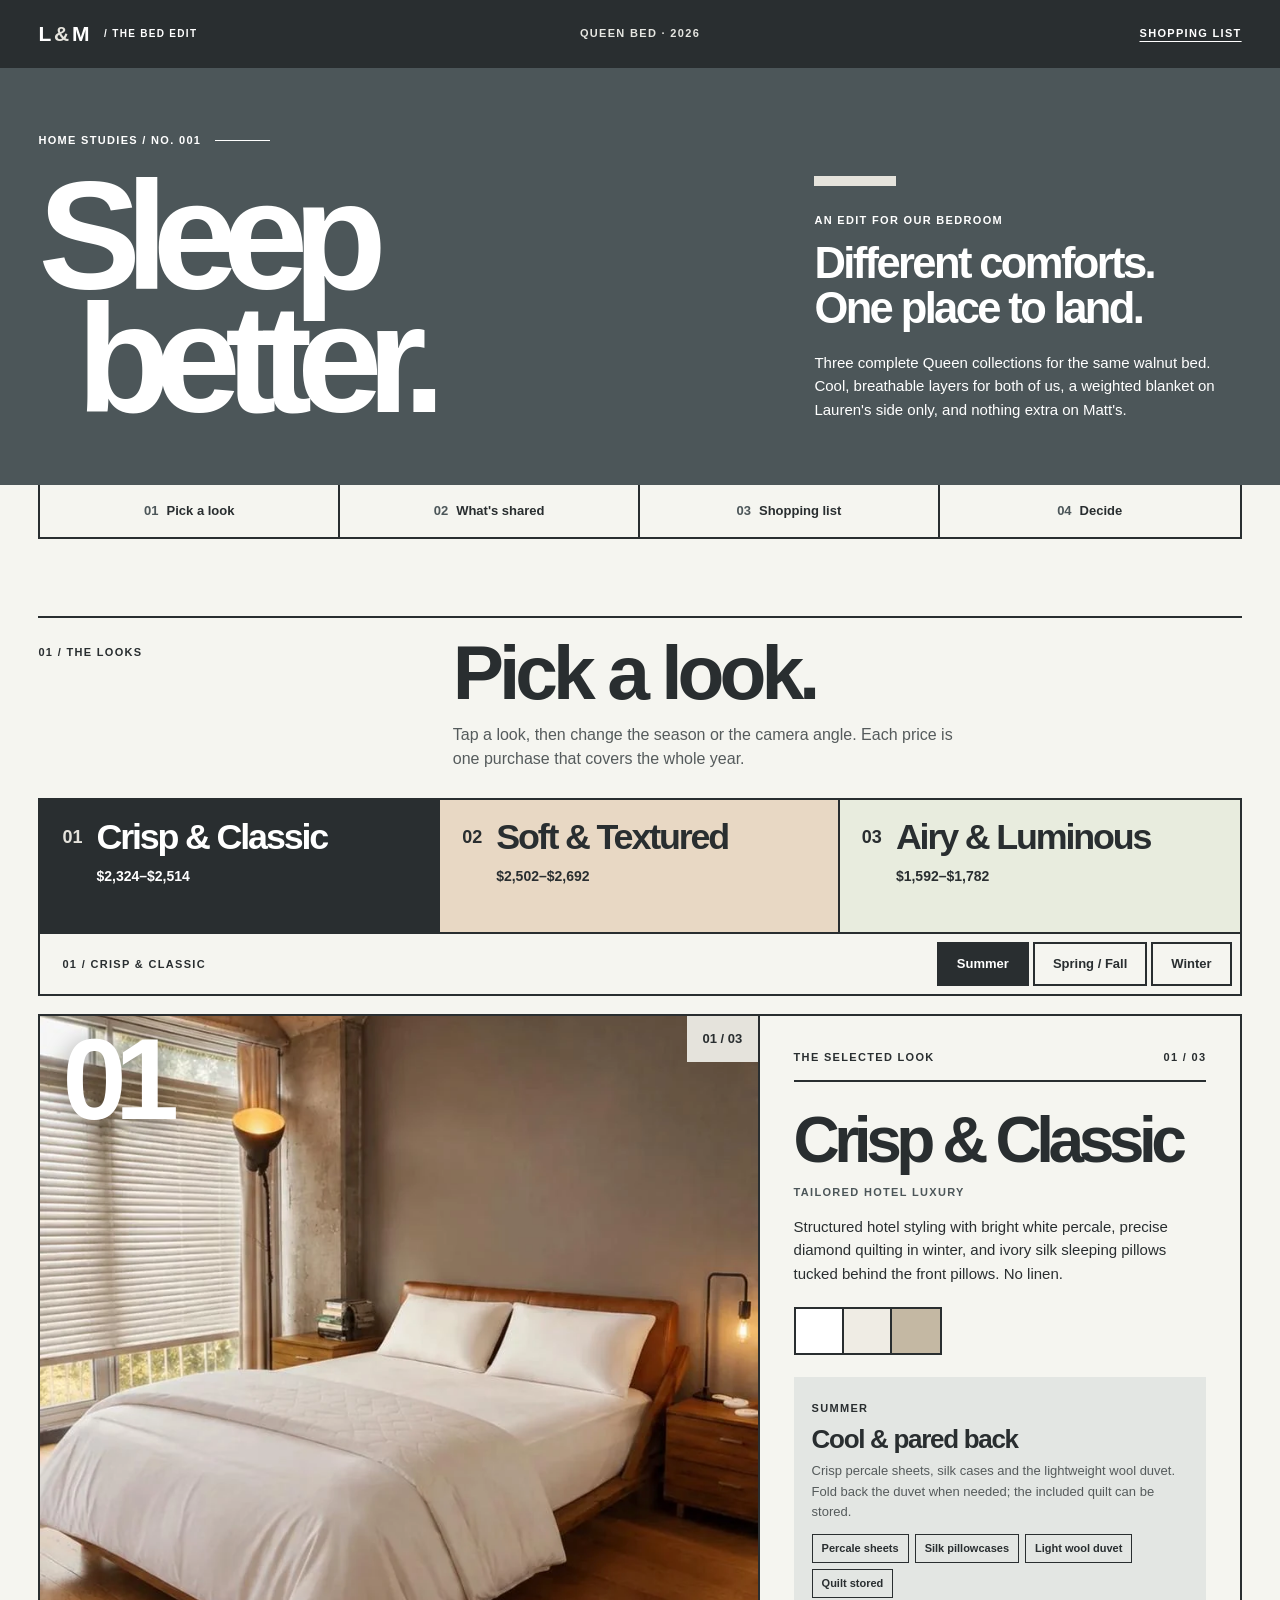
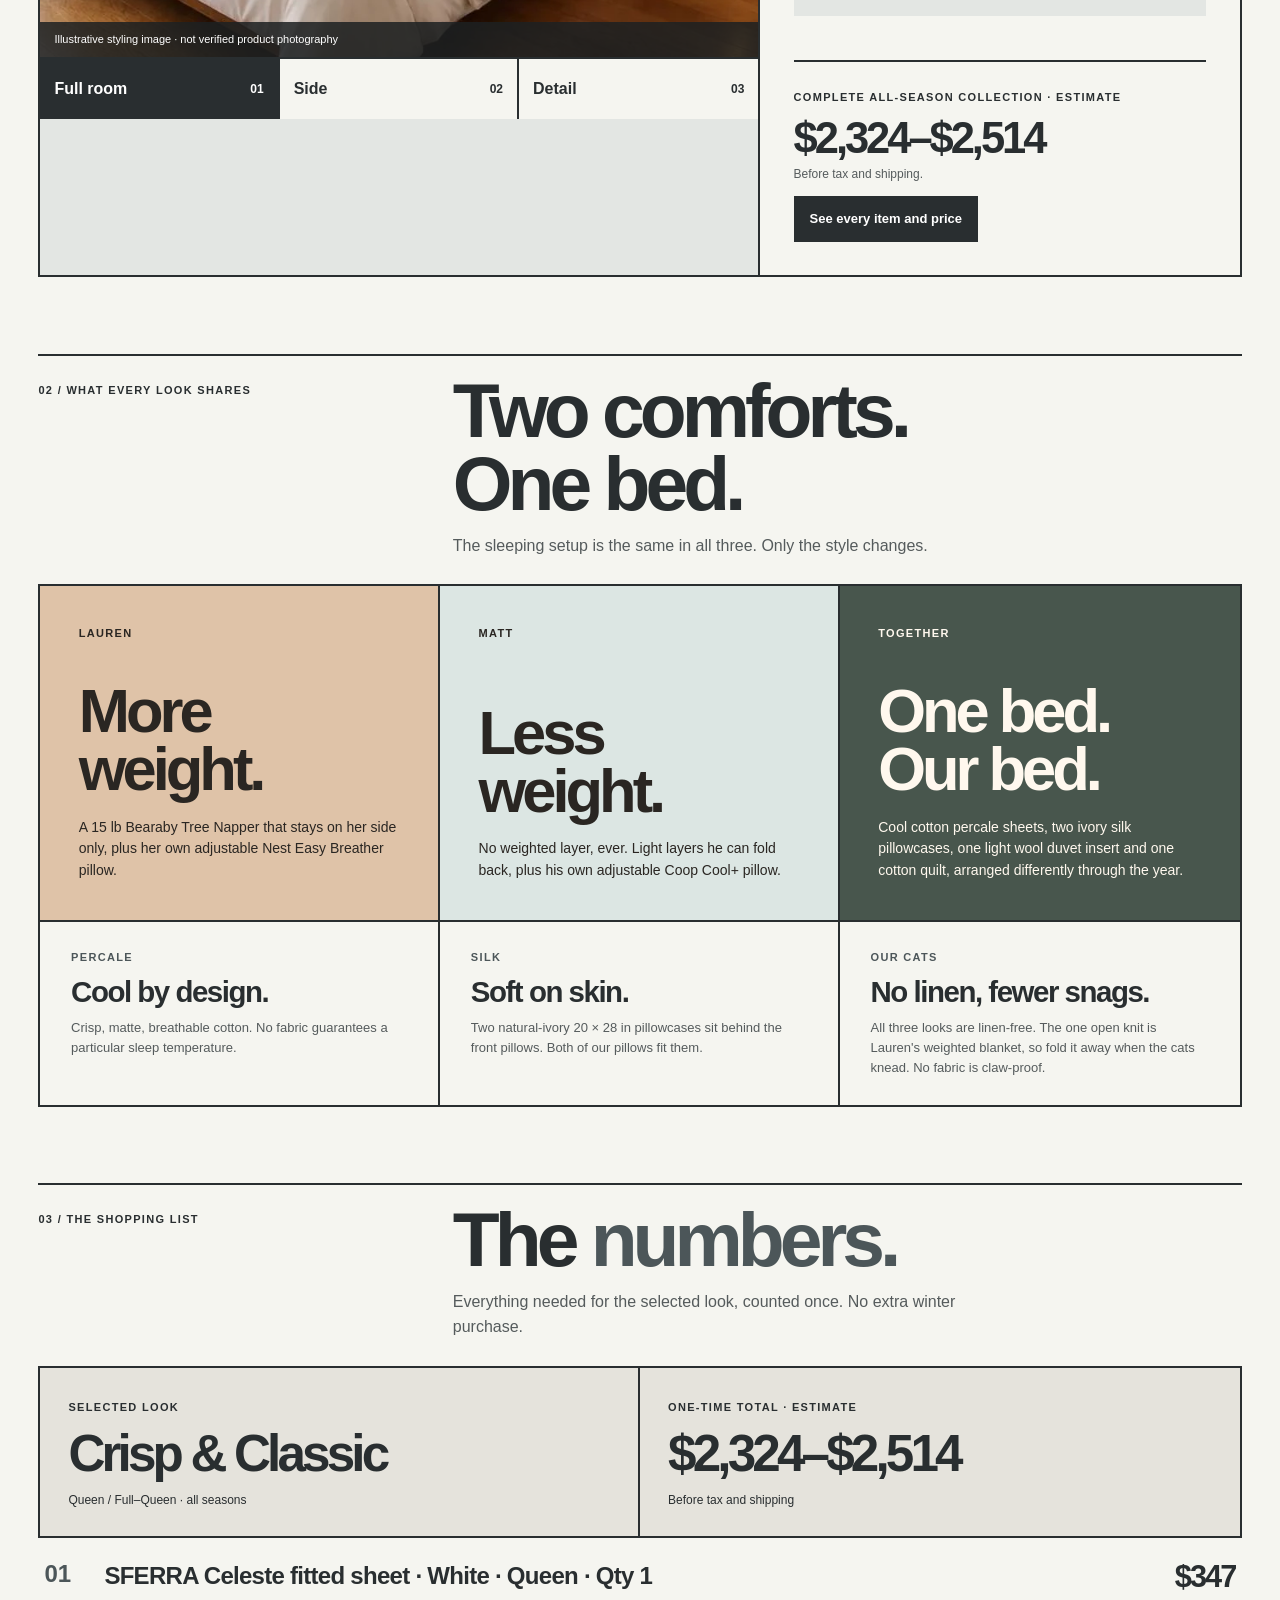
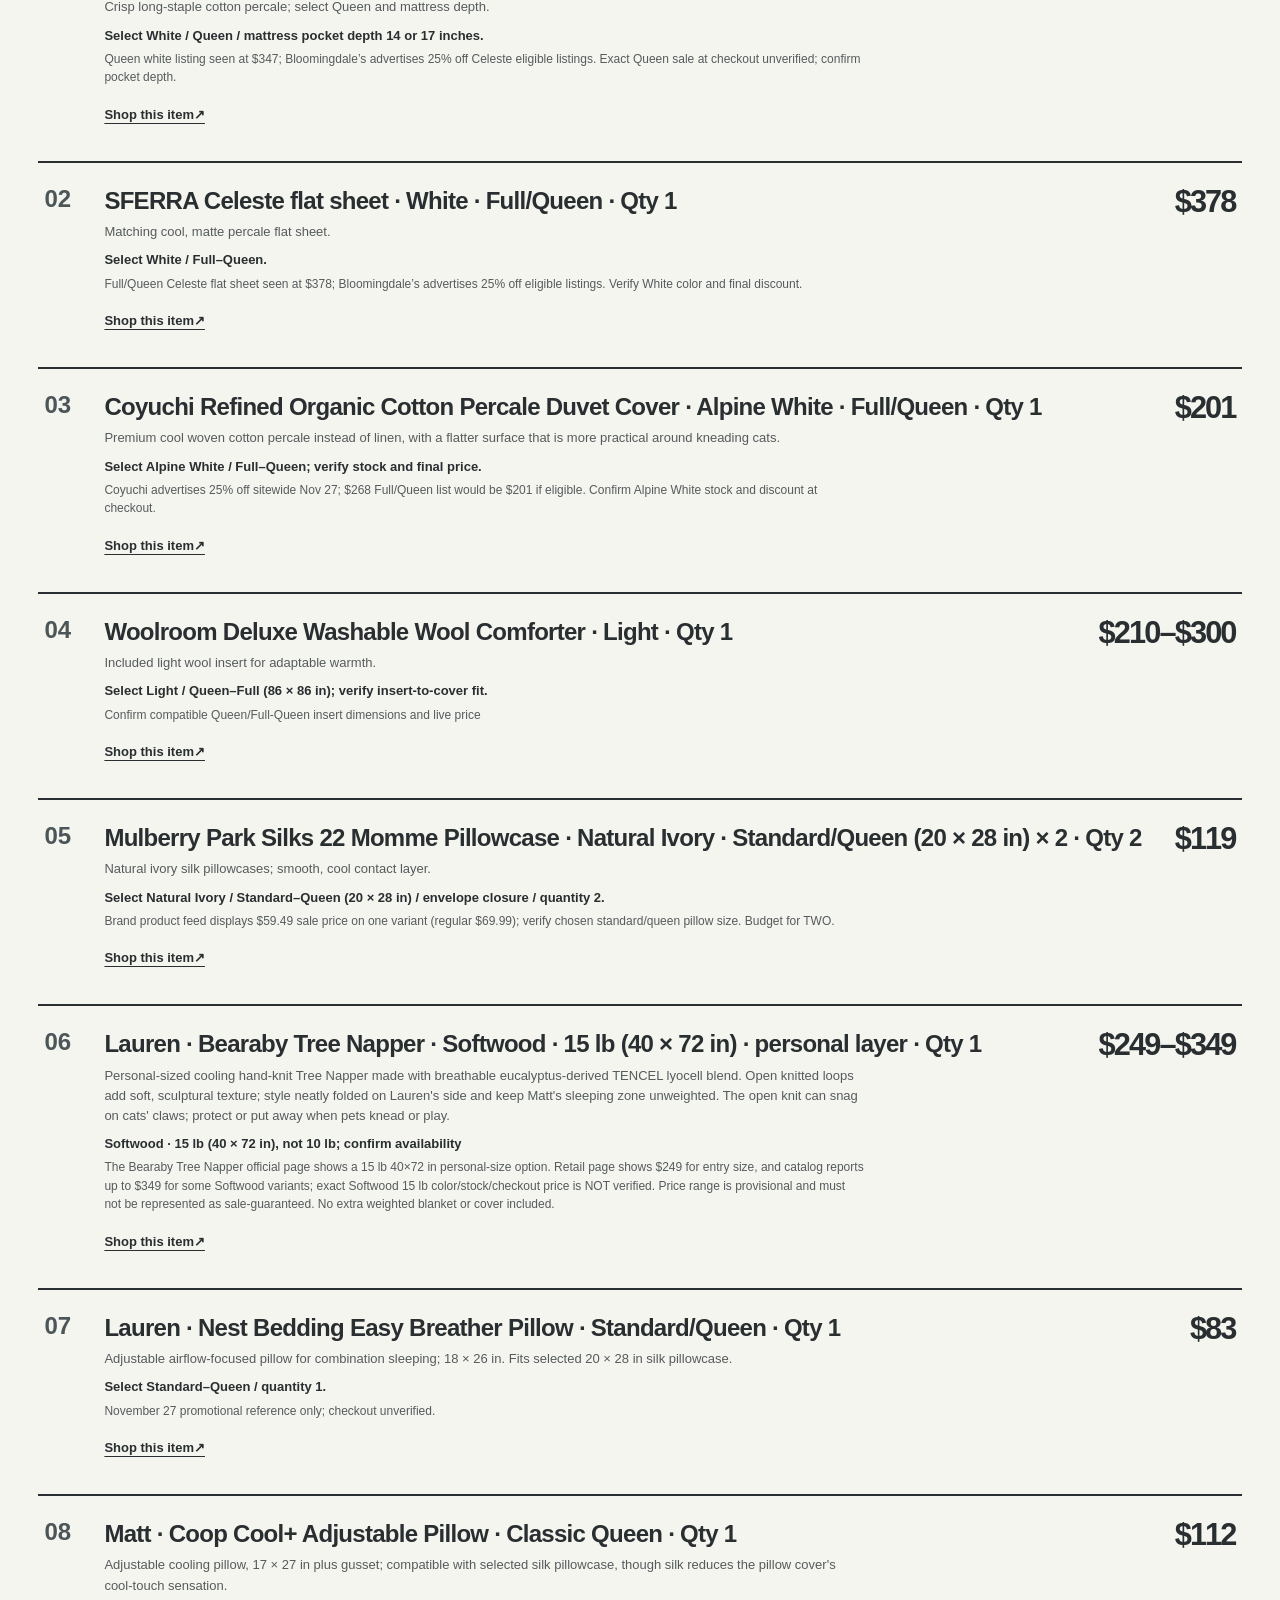
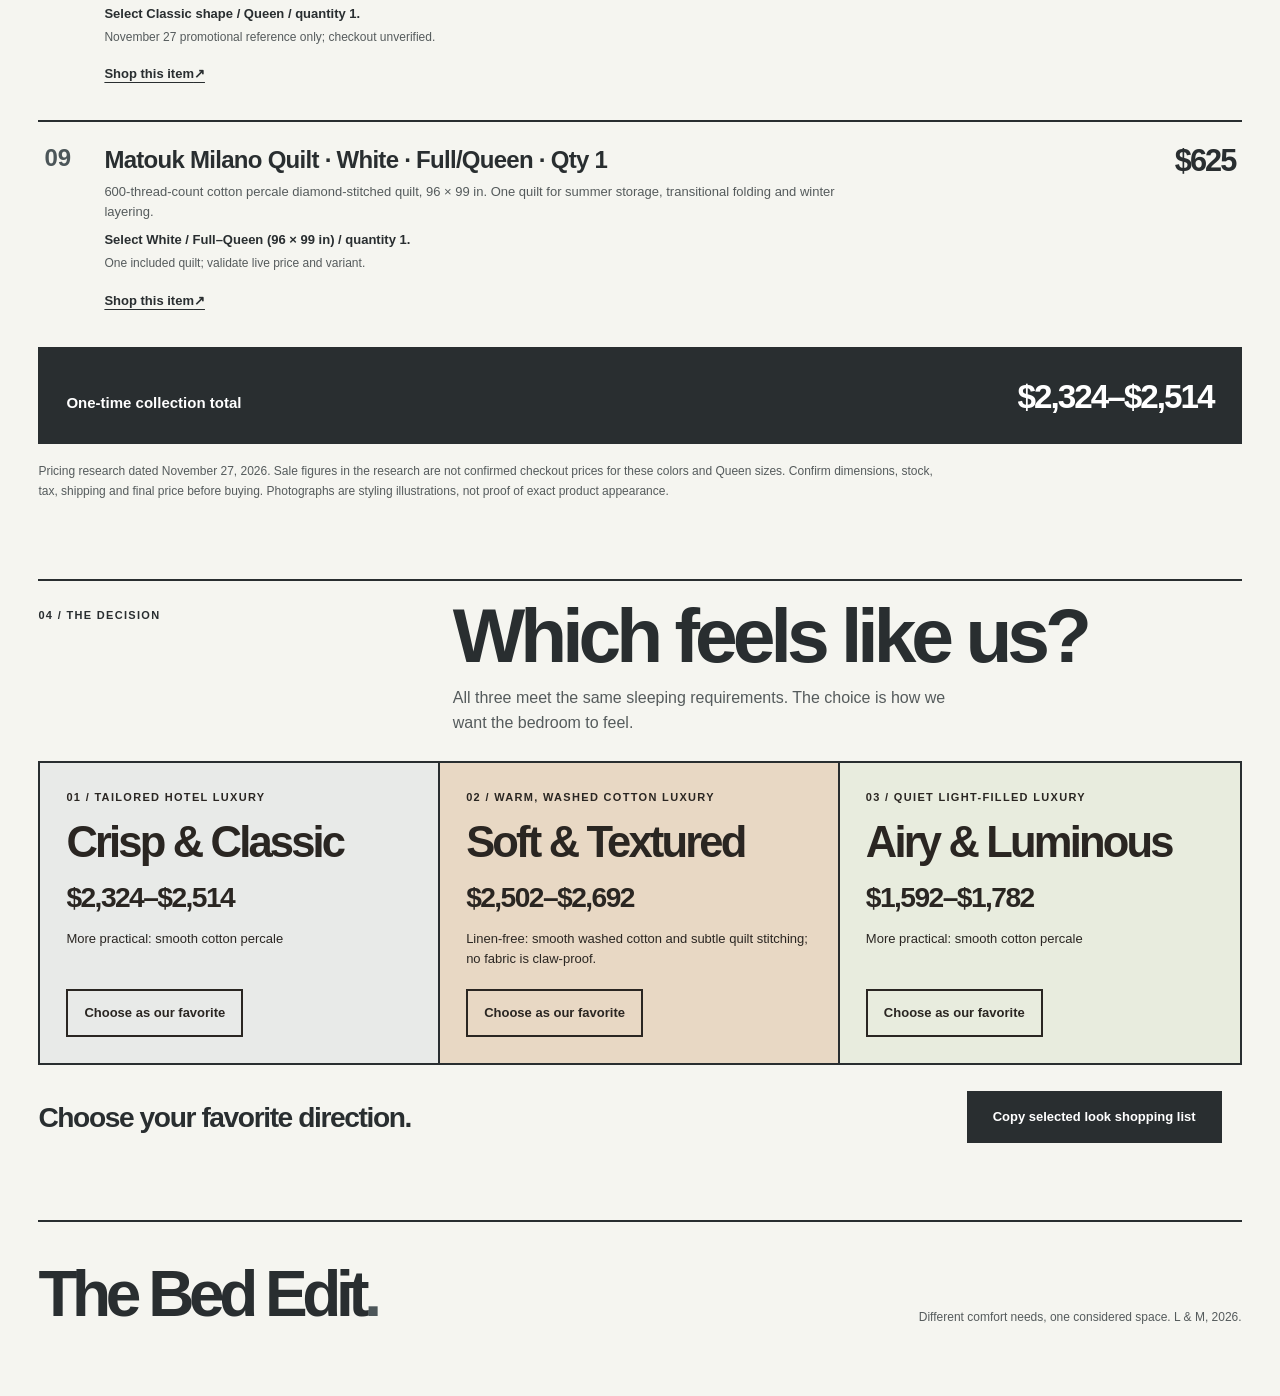
<file: the-bed-edit/index.html>
<!doctype html>
<html lang="en">
<head>
<meta charset="utf-8">
<meta name="viewport" content="width=device-width,initial-scale=1,viewport-fit=cover">
<meta name="theme-color" content="#292e30">
<meta name="description" content="The Bed Edit: three complete Queen bedding collections for Lauren and Matt, styled for every season.">
<title>The Bed Edit — Lauren &amp; Matt</title>
<meta property="og:title" content="The Bed Edit — Lauren &amp; Matt">
<meta property="og:description" content="Three complete Queen bedding collections, styled for every season.">
<meta property="og:type" content="website">
<meta property="og:image" content="assets/crisp-classic-summer-hero.webp">
<link rel="icon" href="data:image/svg+xml,%3Csvg xmlns='http://www.w3.org/2000/svg' viewBox='0 0 32 32'%3E%3Crect width='32' height='32' fill='%23292e30'/%3E%3Cpath d='M6 21v-7h20v7M6 21v3M26 21v3M9 14v-3h14v3' fill='none' stroke='%23f5f5f0' stroke-width='2'/%3E%3C/svg%3E">
<link rel="preload" as="image" href="assets/crisp-classic-summer-hero.webp?v=pillow-fix-20261127">
<link rel="stylesheet" href="styles.css">
</head>
<body data-mood="classic">
<a class="skip" href="#looks">Skip to the three looks</a>
<div class="shell">

<header class="topbar">
  <a class="monogram" href="#top">L <em>&amp;</em> M <span class="caps">/ The Bed Edit</span></a>
  <span class="caps topbar-mid">Queen bed · 2026</span>
  <a class="caps topbar-link" href="#shopping">Shopping list</a>
</header>

<main id="top" tabindex="-1">

<section class="intro">
  <div>
    <p class="issue caps">Home studies / No. 001</p>
    <h1>Sleep<span class="offset">better.</span></h1>
  </div>
  <div class="sideintro">
    <div class="bar" aria-hidden="true"></div>
    <p class="caps">An edit for our bedroom</p>
    <p class="lede">Different comforts.<br>One place to land.</p>
    <p>Three complete Queen collections for the same walnut bed. Cool, breathable layers for both of us, a weighted blanket on Lauren's side only, and nothing extra on Matt's.</p>
  </div>
</section>

<nav class="jump" aria-label="Page sections">
  <a href="#looks"><span>01</span> Pick a look</a>
  <a href="#shared"><span>02</span> What's shared</a>
  <a href="#shopping"><span>03</span> Shopping list</a>
  <a href="#compare"><span>04</span> Decide</a>
</nav>

<section id="looks" class="section">
  <div class="chapter">
    <span class="caps">01 / The looks</span>
    <div>
      <h2>Pick a look.</h2>
      <p>Tap a look, then change the season or the camera angle. Each price is one purchase that covers the whole year.</p>
    </div>
  </div>

  <div class="strip" id="conceptSwitch" role="group" aria-label="Bedding look"></div>

  <div class="seasonBar" id="explorerControls">
    <span class="caps" id="stickyLook"></span>
    <div class="seasonSwitch" role="group" aria-label="Season">
      <button type="button" data-season="summer" aria-pressed="true">Summer</button>
      <button type="button" data-season="transitional" aria-pressed="false">Spring / Fall</button>
      <button type="button" data-season="winter" aria-pressed="false">Winter</button>
    </div>
  </div>

  <div class="edition">
    <div class="gallery">
      <figure class="imageFrame">
        <img id="mainImage" alt="" width="840" height="840" decoding="async">
        <span class="numberOverlay" id="overNum" aria-hidden="true">01</span>
        <span class="counter" id="frameCount" aria-hidden="true">01 / 03</span>
        <figcaption id="photoNotice">Illustrative styling image · not verified product photography</figcaption>
      </figure>
      <div class="angles" role="group" aria-label="Photo angle">
        <button type="button" data-angle="hero" aria-pressed="true"><strong>Full room</strong><small>01</small></button>
        <button type="button" data-angle="side" aria-pressed="false"><strong>Side</strong><small>02</small></button>
        <button type="button" data-angle="detail" aria-pressed="false"><strong>Detail</strong><small>03</small></button>
      </div>
    </div>

    <div class="aside" aria-live="polite">
      <div class="eyelabel caps"><span>The selected look</span><span id="pickIndex">01 / 03</span></div>
      <h3 id="selectedName"></h3>
      <p class="caps tone" id="selectedTone"></p>
      <p id="selectedDesc"></p>
      <div class="swatches" id="swatches" role="img" aria-label="Material palette"></div>
      <div class="layers">
        <span class="caps" id="seasonLabel"></span>
        <h4 id="seasonHeading"></h4>
        <p id="seasonDesc"></p>
        <div class="chips" id="layerChips"></div>
      </div>
      <div class="pricePeek">
        <span class="caps">Complete all-season collection · estimate</span>
        <strong id="selectedPrice"></strong>
        <p>Before tax and shipping.</p>
        <a href="#shopping">See every item and price</a>
      </div>
    </div>
  </div>
</section>

<section id="shared" class="section">
  <div class="chapter">
    <span class="caps">02 / What every look shares</span>
    <div>
      <h2>Two comforts.<br>One bed.</h2>
      <p>The sleeping setup is the same in all three. Only the style changes.</p>
    </div>
  </div>
  <div class="ground">
    <article class="tile tile-lauren">
      <span class="caps">Lauren</span>
      <h3>More<br>weight.</h3>
      <p>A 15 lb Bearaby Tree Napper that stays on her side only, plus her own adjustable Nest Easy Breather pillow.</p>
    </article>
    <article class="tile tile-matt">
      <span class="caps">Matt</span>
      <h3>Less<br>weight.</h3>
      <p>No weighted layer, ever. Light layers he can fold back, plus his own adjustable Coop Cool+ pillow.</p>
    </article>
    <article class="tile tile-together">
      <span class="caps">Together</span>
      <h3>One bed.<br>Our bed.</h3>
      <p>Cool cotton percale sheets, two ivory silk pillowcases, one light wool duvet insert and one cotton quilt, arranged differently through the year.</p>
    </article>
  </div>
  <div class="facts">
    <div><strong class="caps">Percale</strong><h3>Cool by design.</h3><p>Crisp, matte, breathable cotton. No fabric guarantees a particular sleep temperature.</p></div>
    <div><strong class="caps">Silk</strong><h3>Soft on skin.</h3><p>Two natural-ivory 20 × 28 in pillowcases sit behind the front pillows. Both of our pillows fit them.</p></div>
    <div><strong class="caps">Our cats</strong><h3>No linen, fewer snags.</h3><p>All three looks are linen-free. The one open knit is Lauren's weighted blanket, so fold it away when the cats knead. No fabric is claw-proof.</p></div>
  </div>
</section>

<section id="shopping" class="section">
  <div class="chapter">
    <span class="caps">03 / The shopping list</span>
    <div>
      <h2>The <em>numbers.</em></h2>
      <p>Everything needed for the selected look, counted once. No extra winter purchase.</p>
    </div>
  </div>
  <div class="costSummary">
    <div><span class="caps">Selected look</span><strong id="shoppingName"></strong><span class="sub">Queen / Full–Queen · all seasons</span></div>
    <div><span class="caps">One-time total · estimate</span><strong id="shoppingTotal"></strong><span class="sub">Before tax and shipping</span></div>
  </div>
  <ol class="costList" id="productRows"></ol>
  <div class="costTotal"><span>One-time collection total</span><strong id="tableTotal"></strong></div>
  <p class="fine">Pricing research dated November 27, 2026. Sale figures in the research are not confirmed checkout prices for these colors and Queen sizes. Confirm dimensions, stock, tax, shipping and final price before buying. Photographs are styling illustrations, not proof of exact product appearance.</p>
</section>

<section id="compare" class="section">
  <div class="chapter">
    <span class="caps">04 / The decision</span>
    <div>
      <h2>Which feels like us?</h2>
      <p>All three meet the same sleeping requirements. The choice is how we want the bedroom to feel.</p>
    </div>
  </div>
  <div class="compareGrid" id="comparison"></div>
  <div class="decide">
    <p id="favoriteStatement" aria-live="polite">Choose your favorite direction.</p>
    <button type="button" class="copy" id="copyButton">Copy selected look shopping list</button>
    <span class="copyStatus" id="copyStatus" role="status"></span>
  </div>
</section>

</main>

<footer>
  <div class="footerMark">The Bed Edit<span>.</span></div>
  <p>Different comfort needs, one considered space. L &amp; M, 2026.</p>
</footer>

</div>
<script src="data.js" defer></script>
<script src="image-manifest.js" defer></script>
<script src="app.js" defer></script>
</body>
</html>
</file>
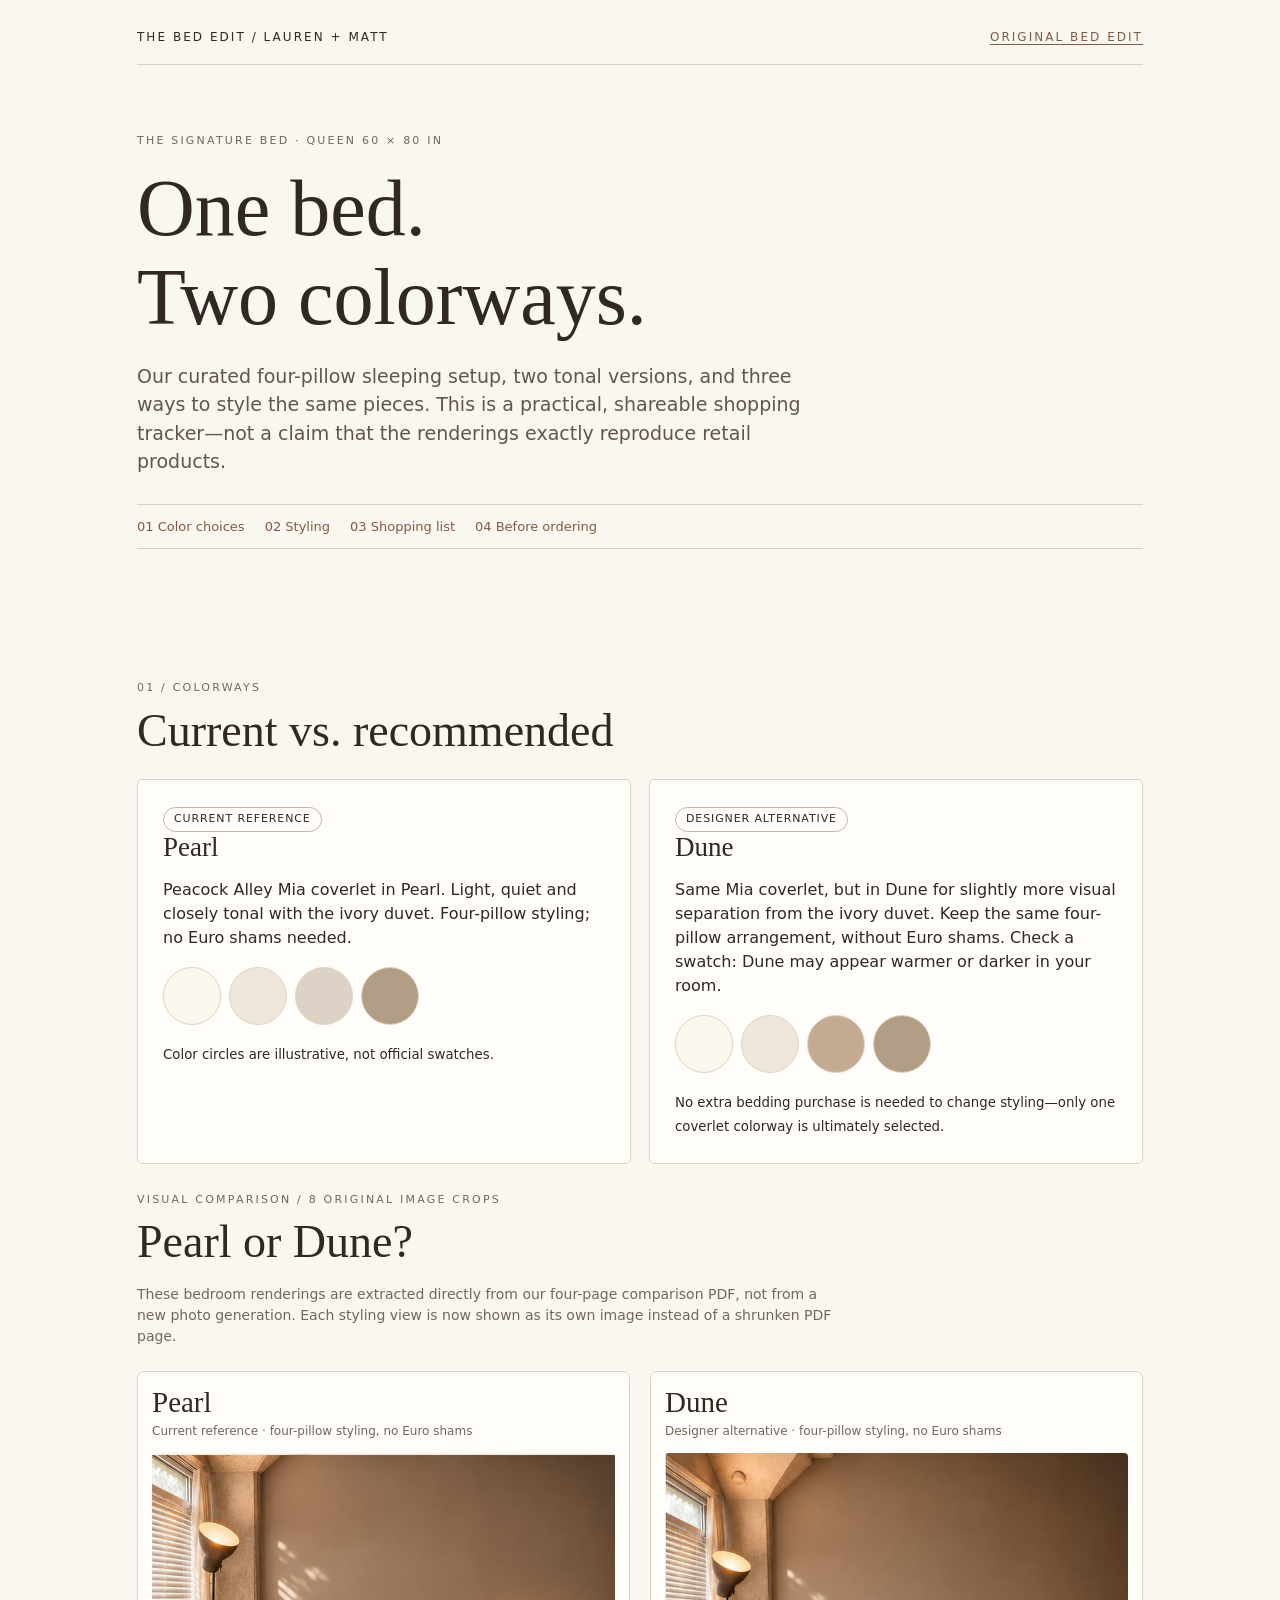
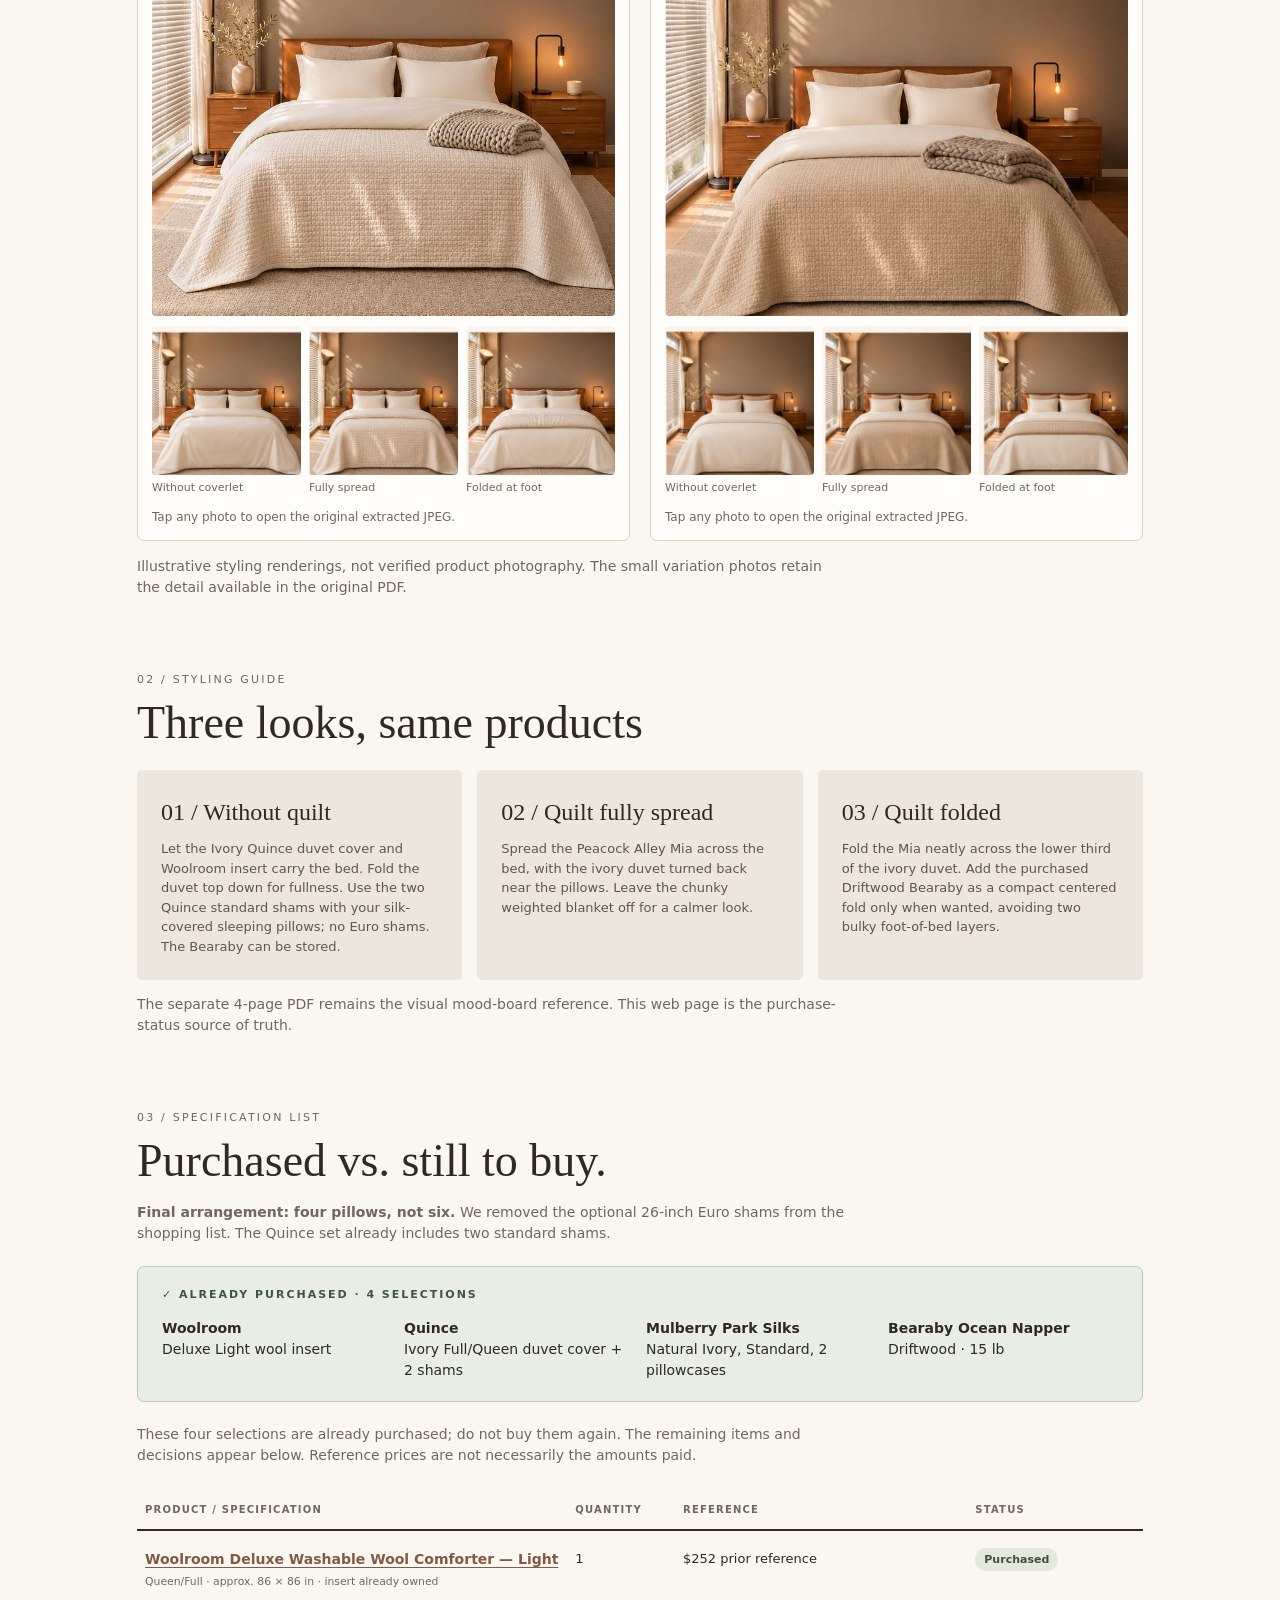
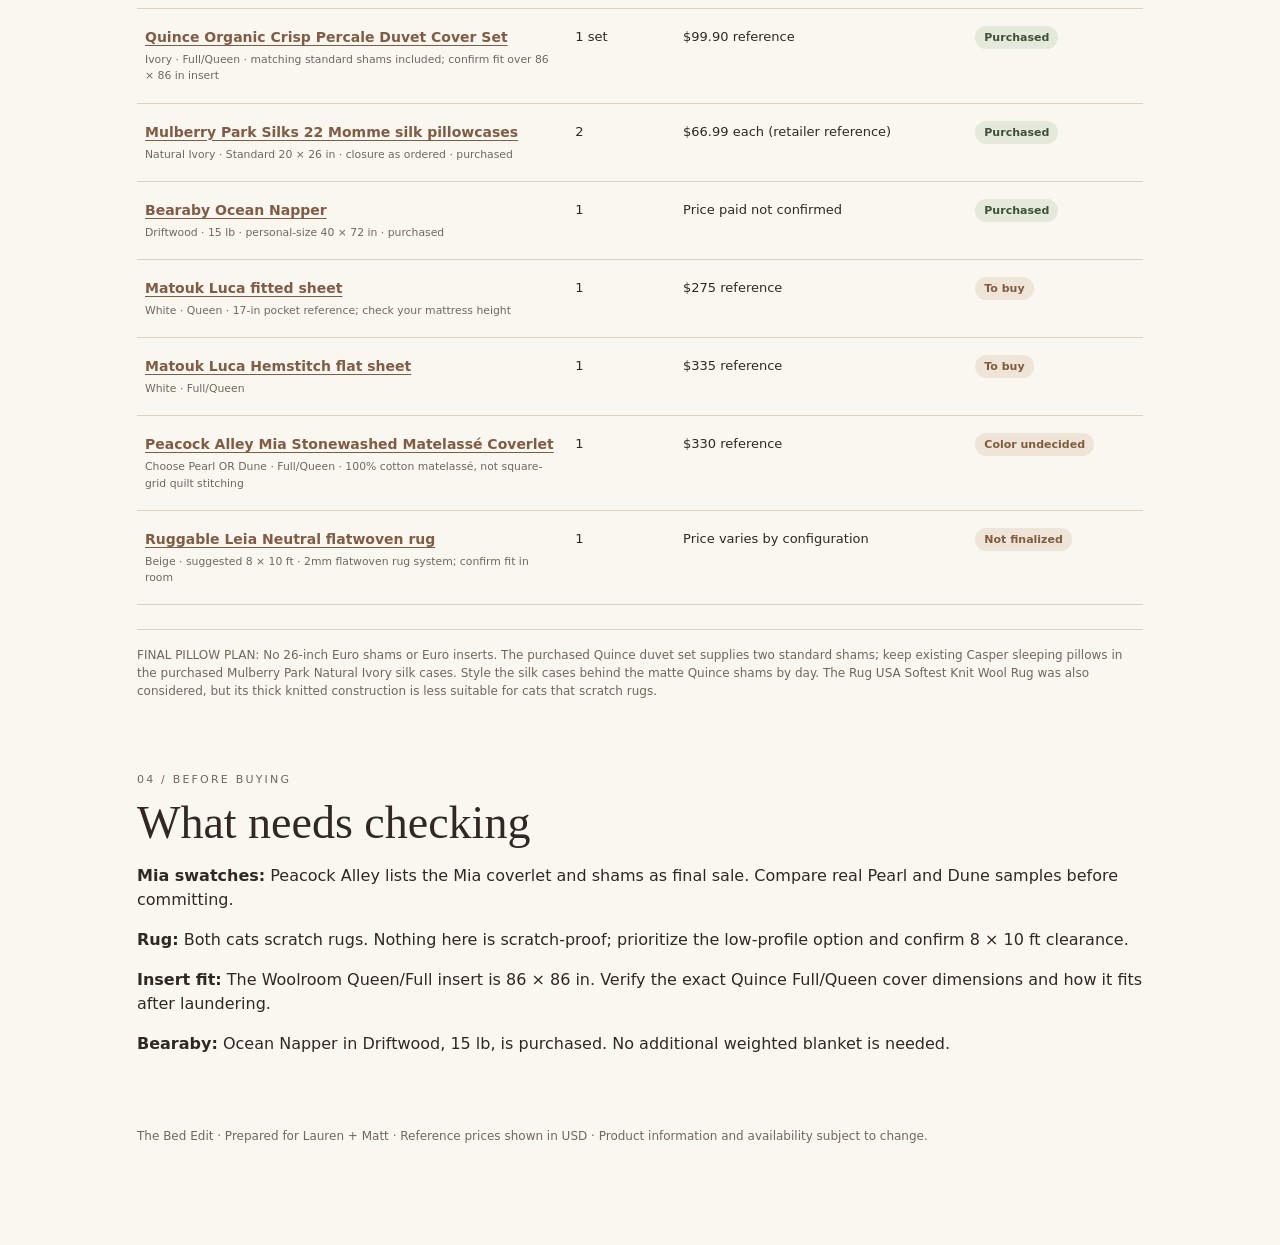
<file: the-bed-edit/signature/index.html>
<!doctype html>
<html lang="en"><head><meta charset="utf-8"><meta name="viewport" content="width=device-width, initial-scale=1"><meta name="theme-color" content="#f8f4ee"><meta property="og:title" content="The Bed Edit | Signature Bed"><meta property="og:description" content="A shared bedding edit: current selection, recommended alternative, styling options and a live shopping checklist."><title>The Bed Edit — Signature Bed</title>
<style>
:root{color-scheme:light;--ink:#302821;--muted:#71675c;--cream:#faf7f1;--line:#dcd1c4;--tan:#bda48c;--accent:#815b44}*{box-sizing:border-box}body{margin:0;background:var(--cream);color:var(--ink);font-family:system-ui,-apple-system,Segoe UI,sans-serif;line-height:1.5}main{max-width:1050px;margin:auto;padding:28px 22px 100px}header{display:flex;justify-content:space-between;gap:16px;align-items:center;border-bottom:1px solid var(--line);padding-bottom:18px;font-size:12px;letter-spacing:.17em;text-transform:uppercase}a{color:var(--accent);text-underline-offset:3px}.intro{padding:68px 0 43px}.eyebrow{letter-spacing:.2em;text-transform:uppercase;font-size:11px;color:var(--muted)}h1,h2,h3{font-family:Georgia,serif;font-weight:400;line-height:1.12}h1{font-size:clamp(44px,7vw,80px);margin:14px 0}h2{font-size:clamp(31px,4vw,46px);margin:8px 0 16px}h3{font-size:27px;margin:0 0 10px}.lead{font-size:19px;max-width:670px;color:#61564b}.nav{display:flex;flex-wrap:wrap;gap:20px;margin:28px 0;border-top:1px solid var(--line);border-bottom:1px solid var(--line);padding:12px 0}.nav a{font-size:13px;text-decoration:none}.section{padding-top:60px}.sub{font-size:14px;color:var(--muted);max-width:710px}.pair{display:grid;grid-template-columns:repeat(2,minmax(0,1fr));gap:18px;margin-top:23px}.option{border:1px solid var(--line);padding:25px;background:#fffdf9;border-radius:5px}.swatches{display:flex;gap:8px;margin:17px 0}.swatch{width:58px;height:58px;border-radius:50%;border:1px solid #ded4c7}.pill{display:inline-block;padding:3px 10px;border:1px solid #c4b5a5;border-radius:20px;font-size:11px;letter-spacing:.08em;text-transform:uppercase}.styles{display:grid;grid-template-columns:repeat(3,minmax(0,1fr));gap:15px;margin-top:22px}.style{padding:24px;background:#ede6dc;border-radius:5px}.style strong{display:block;font-family:Georgia,serif;font-size:24px;font-weight:normal;margin-bottom:9px}.style p{font-size:13px;margin:0;color:#61554a}.tablewrap{overflow-x:auto;margin-top:24px}table{width:100%;border-collapse:collapse;min-width:720px}th{text-align:left;text-transform:uppercase;letter-spacing:.12em;color:var(--muted);font-size:10px;padding:12px 8px;border-bottom:2px solid var(--ink)}td{padding:18px 8px;vertical-align:top;border-bottom:1px solid var(--line);font-size:13px}td:first-child{max-width:330px}td strong{display:block;font-size:14px}td small{display:block;color:var(--muted);line-height:1.5;padding-top:4px}.state{font-size:11px;border-radius:18px;padding:5px 9px;white-space:nowrap;background:#e5e9dc;color:#3d5139;font-weight:700}.state.todo{background:#eee4d8;color:#805b3d}.note{border-top:1px solid var(--line);padding-top:16px;margin-top:24px;font-size:12px;color:var(--muted)}footer{padding-top:55px;font-size:12px;color:var(--muted)}@media(max-width:690px){main{padding:18px 16px 70px}.intro{padding:45px 0 24px}.pair,.styles{grid-template-columns:1fr}.section{padding-top:42px}.swatch{width:50px;height:50px}}

/* Direct images extracted from the final Pearl/Dune PDF, shown without PDF page downscaling */
.photo-comparison{display:grid;grid-template-columns:repeat(2,minmax(0,1fr));gap:20px;margin-top:24px}
.photo-concept{margin:0;background:#fffdf9;border:1px solid var(--line);padding:14px;border-radius:7px;min-width:0}
.photo-concept h3{margin:0 0 4px;font-size:29px}
.photo-concept .photo-meta{font-size:12px;color:var(--muted);margin:0 0 13px}
.photo-link{display:block;overflow:hidden;border-radius:4px;background:#eae3db;line-height:0}
.photo-link img{display:block;width:100%;height:auto;transition:transform .2s ease}
.photo-link:hover img{transform:scale(1.018)}
.photo-hero img{width:100%;height:auto;aspect-ratio:1/1;object-fit:cover}
.photo-thumbnails{display:grid;grid-template-columns:repeat(3,minmax(0,1fr));gap:8px;margin-top:10px}
.photo-thumbnails figure{margin:0;min-width:0}
.photo-thumbnails img{width:100%;aspect-ratio:1;object-fit:cover}
.photo-thumbnails figcaption{font-size:11px;color:var(--muted);line-height:1.35;padding-top:6px}
.photo-concept .view-note{font-size:12px;color:var(--muted);margin:12px 0 0}
@media(max-width:680px){.photo-comparison{grid-template-columns:1fr;gap:18px}.photo-concept{padding:12px}.photo-hero img{max-height:390px}.photo-thumbnails{gap:6px}}
</style></head><body><main><header><span>The Bed Edit / Lauren + Matt</span><a href="../">Original Bed Edit</a></header>
<section class="intro"><div class="eyebrow">The Signature Bed · Queen 60 × 80 in</div><h1>One bed.<br>Two colorways.</h1><p class="lead">Our curated four-pillow sleeping setup, two tonal versions, and three ways to style the same pieces. This is a practical, shareable shopping tracker—not a claim that the renderings exactly reproduce retail products.</p><nav class="nav"><a href="#options">01 Color choices</a><a href="#styles">02 Styling</a><a href="#list">03 Shopping list</a><a href="#notes">04 Before ordering</a></nav></section>
<section class="section" id="options"><div class="eyebrow">01 / Colorways</div><h2>Current vs. recommended</h2><div class="pair"><article class="option"><span class="pill">Current reference</span><h3>Pearl</h3><p>Peacock Alley Mia coverlet in Pearl. Light, quiet and closely tonal with the ivory duvet. Four-pillow styling; no Euro shams needed.</p><div class="swatches"><div class="swatch" style="background:#faf7ef" title="White sheets"></div><div class="swatch" style="background:#eee6da" title="Ivory duvet"></div><div class="swatch" style="background:#dcd2c5" title="Pearl coverlet"></div><div class="swatch" style="background:#b39d86" title="Driftwood napper"></div></div><small>Color circles are illustrative, not official swatches.</small></article><article class="option"><span class="pill">Designer alternative</span><h3>Dune</h3><p>Same Mia coverlet, but in Dune for slightly more visual separation from the ivory duvet. Keep the same four-pillow arrangement, without Euro shams. Check a swatch: Dune may appear warmer or darker in your room.</p><div class="swatches"><div class="swatch" style="background:#faf7ef"></div><div class="swatch" style="background:#eee6da"></div><div class="swatch" style="background:#c3aa90"></div><div class="swatch" style="background:#b39d86"></div></div><small>No extra bedding purchase is needed to change styling—only one coverlet colorway is ultimately selected.</small></article></div><div class="eyebrow" style="margin-top:28px">Visual comparison / 8 original image crops</div><h2>Pearl or Dune?</h2><p class="sub">These bedroom renderings are extracted directly from our four-page comparison PDF, not from a new photo generation. Each styling view is now shown as its own image instead of a shrunken PDF page.</p><div class="photo-comparison"><article class="photo-concept" aria-label="Pearl photo gallery"><h3>Pearl</h3><p class="photo-meta">Current reference · four-pillow styling, no Euro shams</p><a class="photo-link photo-hero" href="photos/pearl-hero.jpg" target="_blank" rel="noopener" aria-label="View Pearl hero image"><img src="photos/pearl-hero.jpg" alt="Pearl bedroom design, primary styling view from the PDF" decoding="async" loading="lazy"></a><div class="photo-thumbnails"><figure><a class="photo-link" href="photos/pearl-without-quilt.jpg" target="_blank" rel="noopener"><img src="photos/pearl-without-quilt.jpg" alt="Pearl bed without coverlet" decoding="async" loading="lazy"></a><figcaption>Without coverlet</figcaption></figure><figure><a class="photo-link" href="photos/pearl-quilt-spread.jpg" target="_blank" rel="noopener"><img src="photos/pearl-quilt-spread.jpg" alt="Pearl coverlet fully spread" decoding="async" loading="lazy"></a><figcaption>Fully spread</figcaption></figure><figure><a class="photo-link" href="photos/pearl-quilt-folded.jpg" target="_blank" rel="noopener"><img src="photos/pearl-quilt-folded.jpg" alt="Pearl coverlet folded at the foot of the bed" decoding="async" loading="lazy"></a><figcaption>Folded at foot</figcaption></figure></div><p class="view-note">Tap any photo to open the original extracted JPEG.</p></article><article class="photo-concept" aria-label="Dune photo gallery"><h3>Dune</h3><p class="photo-meta">Designer alternative · four-pillow styling, no Euro shams</p><a class="photo-link photo-hero" href="photos/dune-hero.jpg" target="_blank" rel="noopener" aria-label="View Dune hero image"><img src="photos/dune-hero.jpg" alt="Dune bedroom design, primary styling view from the PDF" decoding="async" loading="lazy"></a><div class="photo-thumbnails"><figure><a class="photo-link" href="photos/dune-without-quilt.jpg" target="_blank" rel="noopener"><img src="photos/dune-without-quilt.jpg" alt="Dune bed without coverlet" decoding="async" loading="lazy"></a><figcaption>Without coverlet</figcaption></figure><figure><a class="photo-link" href="photos/dune-quilt-spread.jpg" target="_blank" rel="noopener"><img src="photos/dune-quilt-spread.jpg" alt="Dune coverlet fully spread" decoding="async" loading="lazy"></a><figcaption>Fully spread</figcaption></figure><figure><a class="photo-link" href="photos/dune-quilt-folded.jpg" target="_blank" rel="noopener"><img src="photos/dune-quilt-folded.jpg" alt="Dune coverlet folded at the foot of the bed" decoding="async" loading="lazy"></a><figcaption>Folded at foot</figcaption></figure></div><p class="view-note">Tap any photo to open the original extracted JPEG.</p></article></div><p class="sub" style="margin-top:15px">Illustrative styling renderings, not verified product photography. The small variation photos retain the detail available in the original PDF.</p></section>
<section class="section" id="styles"><div class="eyebrow">02 / Styling guide</div><h2>Three looks, same products</h2><div class="styles"><div class="style"><strong>01 / Without quilt</strong><p>Let the Ivory Quince duvet cover and Woolroom insert carry the bed. Fold the duvet top down for fullness. Use the two Quince standard shams with your silk-covered sleeping pillows; no Euro shams. The Bearaby can be stored.</p></div><div class="style"><strong>02 / Quilt fully spread</strong><p>Spread the Peacock Alley Mia across the bed, with the ivory duvet turned back near the pillows. Leave the chunky weighted blanket off for a calmer look.</p></div><div class="style"><strong>03 / Quilt folded</strong><p>Fold the Mia neatly across the lower third of the ivory duvet. Add the purchased Driftwood Bearaby as a compact centered fold only when wanted, avoiding two bulky foot-of-bed layers.</p></div></div><p class="sub">The separate 4-page PDF remains the visual mood-board reference. This web page is the purchase-status source of truth.</p></section>
<section class="section" id="list"><div class="eyebrow">03 / Specification list</div><h2>Purchased vs. still to buy.</h2><p class="sub"><strong>Final arrangement: four pillows, not six.</strong> We removed the optional 26-inch Euro shams from the shopping list. The Quince set already includes two standard shams.</p><div style="background:#e8eee4;border:1px solid #b9ccb5;border-radius:7px;padding:20px 24px;margin:22px 0"><div style="font-size:11px;letter-spacing:.18em;text-transform:uppercase;color:#40553e;font-weight:700">✓ Already purchased · 4 selections</div><div style="display:grid;grid-template-columns:repeat(auto-fit,minmax(190px,1fr));gap:12px;margin-top:14px;font-size:14px"><div><b>Woolroom</b><br>Deluxe Light wool insert</div><div><b>Quince</b><br>Ivory Full/Queen duvet cover + 2 shams</div><div><b>Mulberry Park Silks</b><br>Natural Ivory, Standard, 2 pillowcases</div><div><b>Bearaby Ocean Napper</b><br>Driftwood · 15 lb</div></div></div><p class="sub">These four selections are already purchased; do not buy them again. The remaining items and decisions appear below. Reference prices are not necessarily the amounts paid.</p><div class="tablewrap"><table><thead><tr><th>Product / specification</th><th>Quantity</th><th>Reference</th><th>Status</th></tr></thead><tbody>
<tr><td><strong><a href="https://www.thewoolroom.com/en-us/products/deluxe-washable-wool-comforter-light">Woolroom Deluxe Washable Wool Comforter — Light</a></strong><small>Queen/Full · approx. 86 × 86 in · insert already owned</small></td><td>1</td><td>$252 prior reference</td><td><span class="state">Purchased</span></td></tr>
<tr><td><strong><a href="https://www.quince.com/home/classic-organic-percale-duvet-cover-set?color=ivory">Quince Organic Crisp Percale Duvet Cover Set</a></strong><small>Ivory · Full/Queen · matching standard shams included; confirm fit over 86 × 86 in insert</small></td><td>1 set</td><td>$99.90 reference</td><td><span class="state">Purchased</span></td></tr>
<tr><td><strong><a href="https://mulberryparksilks.com/products/pure-22-momme-silk-pillowcase-ivory">Mulberry Park Silks 22 Momme silk pillowcases</a></strong><small>Natural Ivory · Standard 20 × 26 in · closure as ordered · purchased</small></td><td>2</td><td>$66.99 each (retailer reference)</td><td><span class="state">Purchased</span></td></tr>
<tr><td><strong><a href="https://bearaby.com/products/ocean-napper">Bearaby Ocean Napper</a></strong><small>Driftwood · 15 lb · personal-size 40 × 72 in · purchased</small></td><td>1</td><td>Price paid not confirmed</td><td><span class="state">Purchased</span></td></tr>
<tr><td><strong><a href="https://www.matouk.com/products/luca-fitted-sheet">Matouk Luca fitted sheet</a></strong><small>White · Queen · 17-in pocket reference; check your mattress height</small></td><td>1</td><td>$275 reference</td><td><span class="state todo">To buy</span></td></tr>
<tr><td><strong><a href="https://www.matouk.com/products/luca-hemstitch-flat-sheet">Matouk Luca Hemstitch flat sheet</a></strong><small>White · Full/Queen</small></td><td>1</td><td>$335 reference</td><td><span class="state todo">To buy</span></td></tr>
<tr><td><strong><a href="https://www.peacockalley.com/products/mia-matelasse-coverlet">Peacock Alley Mia Stonewashed Matelassé Coverlet</a></strong><small>Choose Pearl OR Dune · Full/Queen · 100% cotton matelassé, not square-grid quilt stitching</small></td><td>1</td><td>$330 reference</td><td><span class="state todo">Color undecided</span></td></tr>

<tr><td><strong><a href="https://ruggable.com/products/leia-neutral-rug?system=rug-sys">Ruggable Leia Neutral flatwoven rug</a></strong><small>Beige · suggested 8 × 10 ft · 2mm flatwoven rug system; confirm fit in room</small></td><td>1</td><td>Price varies by configuration</td><td><span class="state todo">Not finalized</span></td></tr>
</tbody></table></div><p class="note">FINAL PILLOW PLAN: No 26-inch Euro shams or Euro inserts. The purchased Quince duvet set supplies two standard shams; keep existing Casper sleeping pillows in the purchased Mulberry Park Natural Ivory silk cases. Style the silk cases behind the matte Quince shams by day. The Rug USA Softest Knit Wool Rug was also considered, but its thick knitted construction is less suitable for cats that scratch rugs.</p></section>
<section id="notes" class="section"><div class="eyebrow">04 / Before buying</div><h2>What needs checking</h2><p><strong>Mia swatches:</strong> Peacock Alley lists the Mia coverlet and shams as final sale. Compare real Pearl and Dune samples before committing.</p><p><strong>Rug:</strong> Both cats scratch rugs. Nothing here is scratch-proof; prioritize the low-profile option and confirm 8 × 10 ft clearance.</p><p><strong>Insert fit:</strong> The Woolroom Queen/Full insert is 86 × 86 in. Verify the exact Quince Full/Queen cover dimensions and how it fits after laundering.</p><p><strong>Bearaby:</strong> Ocean Napper in Driftwood, 15 lb, is purchased. No additional weighted blanket is needed.</p></section><footer>The Bed Edit · Prepared for Lauren + Matt · Reference prices shown in USD · Product information and availability subject to change.</footer></main></body></html>
</file>
<file: the-bed-edit/styles.css>
/* The Bed Edit — bold modular editorial system.
   The selected look sets the mood colours through body[data-mood]. */

body {
  --ink: #292e30; --hero: #4c5659; --paper: #f5f5f0; --accent: #e5e3dc; --soft: #e3e6e3;
  --muted: #555b5c; --on-hero: #ffffff;
  --tint-1: #e8eae8; --tint-2: #e8d8c4; --tint-3: #e8ecde;
  --gutter: clamp(16px, 3vw, 50px);
}
body[data-mood="textured"] {
  --ink: #322920; --hero: #85563d; --paper: #f7f2e9; --accent: #d5b995; --soft: #e9dcc9;
  --muted: #5c5145; --on-hero: #fff8ec;
}
body[data-mood="airy"] {
  --ink: #343a32; --hero: #5c6753; --paper: #faf8f1; --accent: #e4e7d8; --soft: #f1ede1;
  --muted: #555c51; --on-hero: #ffffff;
}

* { box-sizing: border-box; }
html { scroll-behavior: smooth; scroll-padding-top: 76px; }
body {
  margin: 0; background: var(--paper); color: var(--ink);
  font: 15px/1.55 Arial, Helvetica, sans-serif; -webkit-font-smoothing: antialiased;
  transition: background-color .4s ease, color .4s ease;
}
button { font: inherit; color: inherit; cursor: pointer; touch-action: manipulation; }
a { color: inherit; text-underline-offset: 4px; touch-action: manipulation; }
button:focus-visible, a:focus-visible { outline: 3px solid #c65a35; outline-offset: 3px; }
main:focus { outline: 0; }
h1, h2, h3, h4, p, figure { margin: 0; }
h1, h2, h3, h4 { font-weight: 800; letter-spacing: -.065em; line-height: .95; }
.caps { font-size: 11px; font-weight: 700; letter-spacing: .12em; text-transform: uppercase; }
.skip { position: absolute; top: -100px; left: 12px; background: #fff; color: #000; padding: 12px; z-index: 1000; }
.skip:focus { top: 10px; }
.shell { max-width: 1800px; margin: auto; padding: 0 var(--gutter); }

/* Top bar */
.topbar {
  margin: 0 calc(-1 * var(--gutter)); padding: 0 var(--gutter); min-height: 68px;
  display: grid; grid-template-columns: 1fr auto 1fr; align-items: center; gap: 14px;
  background: var(--ink); color: #fff; transition: background-color .4s ease;
}
.monogram { display: inline-flex; align-items: center; gap: 4px; min-height: 44px; font-weight: 800; font-size: 21px; letter-spacing: -.06em; text-decoration: none; }
.monogram em { font-style: normal; color: var(--accent); }
.monogram .caps { margin-left: 12px; font-size: 10px; letter-spacing: .13em; }
.topbar-mid { color: #e6e6e1; }
.topbar-link { justify-self: end; display: inline-flex; align-items: center; min-height: 44px; }

/* Hero */
.intro {
  margin: 0 calc(-1 * var(--gutter)); padding: clamp(36px, 5vw, 76px) var(--gutter) clamp(36px, 5vw, 66px);
  display: grid; grid-template-columns: minmax(0, 1.25fr) minmax(280px, .75fr); gap: clamp(24px, 5vw, 100px);
  background: var(--hero); color: var(--on-hero); transition: background-color .45s ease;
}
.issue { display: flex; align-items: center; gap: 14px; }
.issue::after { content: ""; width: 55px; border-top: 1px solid currentColor; }
.intro h1 { font-size: clamp(72px, 12vw, 180px); line-height: .8; letter-spacing: -.1em; margin-top: 26px; }
.intro h1 .offset { display: block; padding-left: clamp(0px, 3vw, 60px); }
.sideintro { display: flex; flex-direction: column; justify-content: flex-end; }
.sideintro .bar { height: 10px; width: 82px; background: var(--accent); margin-bottom: 26px; }
.sideintro .lede { font-weight: 800; letter-spacing: -.06em; font-size: clamp(28px, 3.4vw, 56px); line-height: 1.04; margin: 12px 0 20px; }
.sideintro p:last-child { max-width: 420px; }

/* Jump nav */
.jump { display: grid; grid-template-columns: repeat(4, 1fr); border: 2px solid var(--ink); border-top: 0; }
.jump a {
  display: flex; align-items: center; justify-content: center; gap: 8px; min-height: 52px; padding: 10px;
  border-right: 2px solid var(--ink); text-decoration: none; text-align: center; font-size: 13px; font-weight: 800;
}
.jump a:last-child { border-right: 0; }
.jump a span { color: var(--hero); }
.jump a:hover { background: var(--accent); }

/* Sections */
.section { margin-top: clamp(44px, 6vw, 84px); }
.chapter { border-top: 2px solid var(--ink); padding: 18px 0 26px; display: grid; grid-template-columns: 1fr 2fr; gap: 20px; }
.chapter .caps { padding-top: 8px; }
.chapter h2 { font-size: clamp(40px, 6vw, 92px); }
.chapter h2 em { font-style: normal; color: var(--hero); }
.chapter p { max-width: 520px; margin-top: 14px; font-size: 16px; color: var(--muted); }

/* Look strip */
.strip { display: grid; grid-template-columns: repeat(3, minmax(0, 1fr)); border: 2px solid var(--ink); }
.lookBtn {
  display: grid; grid-template-columns: auto 1fr; align-content: start; gap: 4px 14px; min-height: 132px; padding: 20px 22px;
  border: 0; border-right: 2px solid var(--ink); text-align: left; transition: background-color .2s;
}
.lookBtn:last-child { border-right: 0; }
.lookBtn:nth-child(1) { background: var(--tint-1); }
.lookBtn:nth-child(2) { background: var(--tint-2); }
.lookBtn:nth-child(3) { background: var(--tint-3); }
.lookBtn:hover { filter: brightness(.96); }
.lookBtn .num { font-weight: 800; font-size: 18px; padding-top: 4px; }
.lookBtn .name { font-weight: 800; letter-spacing: -.06em; font-size: clamp(20px, 2.8vw, 44px); line-height: 1; }
.lookBtn .price { grid-column: 2; font-size: 14px; font-weight: 700; margin-top: 6px; }
.lookBtn[aria-pressed="true"] { background: var(--ink); color: #fff; filter: none; }
.lookBtn[aria-pressed="true"] .num { color: var(--accent); }

/* Sticky season bar */
.seasonBar {
  position: sticky; top: 0; z-index: 20; display: flex; align-items: center; justify-content: space-between; gap: 12px;
  padding: 8px 8px 8px 22px; background: var(--paper); border: 2px solid var(--ink); border-top: 0;
  transition: background-color .4s ease;
}
.seasonSwitch { display: flex; gap: 4px; }
.seasonSwitch button { min-height: 44px; padding: 8px 18px; border: 2px solid var(--ink); background: transparent; font-size: 13px; font-weight: 800; white-space: nowrap; }
.seasonSwitch button[aria-pressed="true"] { background: var(--ink); color: #fff; }

/* Gallery + detail panel */
.edition { display: grid; grid-template-columns: minmax(0, 1.5fr) minmax(300px, 1fr); margin-top: 18px; }
.gallery { border: 2px solid var(--ink); background: var(--soft); min-width: 0; }
.imageFrame { position: relative; overflow: hidden; aspect-ratio: 1.12; background: var(--soft); }
.imageFrame img { display: block; width: 100%; height: 100%; object-fit: cover; }
.numberOverlay { position: absolute; left: 22px; top: 6px; color: #fff; font-size: clamp(60px, 9vw, 150px); font-weight: 800; letter-spacing: -.1em; line-height: 1; text-shadow: 0 5px 25px #0006; pointer-events: none; }
.counter { position: absolute; top: 0; right: 0; background: var(--accent); color: var(--ink); padding: 13px 16px; font-size: 13px; font-weight: 800; }
.imageFrame figcaption { position: absolute; left: 0; right: 0; bottom: 0; padding: 9px 14px; background: #1d2021d9; color: #fff; font-size: 11px; }
.angles { display: grid; grid-template-columns: repeat(3, 1fr); border-top: 2px solid var(--ink); }
.angles button { display: flex; justify-content: space-between; align-items: center; gap: 8px; min-height: 60px; padding: 12px 14px; border: 0; border-right: 2px solid var(--ink); background: var(--paper); text-align: left; }
.angles button:last-child { border-right: 0; }
.angles button strong { font-size: clamp(13px, 1.3vw, 16px); }
.angles button small { font-weight: 800; font-size: 12px; }
.angles button[aria-pressed="true"] { background: var(--ink); color: #fff; }

.aside { display: flex; flex-direction: column; padding: clamp(22px, 2.6vw, 40px); border: 2px solid var(--ink); border-left: 0; }
.eyelabel { display: flex; justify-content: space-between; gap: 12px; padding-bottom: 14px; border-bottom: 2px solid var(--ink); }
.aside h3 { font-size: clamp(44px, 5vw, 84px); line-height: .9; letter-spacing: -.085em; margin: 30px 0 14px; }
.aside .tone { color: var(--hero); margin-bottom: 14px; }
.aside > p { max-width: 440px; }
.swatches { display: flex; width: max-content; margin-top: 22px; border: 2px solid var(--ink); }
.swatches span { width: 48px; height: 44px; border-right: 2px solid var(--ink); }
.swatches span:last-child { border-right: 0; }
.layers { margin-top: 22px; padding: 18px; background: var(--soft); }
.layers h4 { font-size: 26px; letter-spacing: -.05em; line-height: 1.05; margin: 8px 0; }
.layers p { font-size: 13px; color: var(--muted); }
.chips { display: flex; flex-wrap: wrap; gap: 6px; margin-top: 12px; }
.chips span { padding: 5px 9px; border: 1px solid var(--ink); font-size: 11px; font-weight: 700; }
.pricePeek { margin-top: auto; padding-top: 22px; }
.pricePeek::before { content: ""; display: block; border-top: 2px solid var(--ink); margin: 22px 0; }
.pricePeek strong { display: block; font-size: clamp(30px, 3.4vw, 54px); font-weight: 800; letter-spacing: -.07em; line-height: 1.1; margin: 8px 0 2px; }
.pricePeek p { font-size: 12px; color: var(--muted); }
.pricePeek a { display: inline-flex; align-items: center; min-height: 46px; margin-top: 12px; padding: 12px 16px; background: var(--ink); color: #fff; font-weight: 800; font-size: 13px; text-decoration: none; }

/* Shared system tiles */
.ground { display: grid; grid-template-columns: 1fr 1fr 1fr; border: 2px solid var(--ink); }
.tile { display: flex; flex-direction: column; min-height: 300px; padding: clamp(22px, 3vw, 44px); border-right: 2px solid var(--ink); color: #2a2622; }
.tile:last-child { border-right: 0; }
.tile h3 { font-size: clamp(38px, 4.8vw, 76px); margin: auto 0 18px; padding-top: 40px; }
.tile p { max-width: 340px; font-size: 14px; }
.tile-lauren { background: #dfc3a8; }
.tile-matt { background: #dce6e3; }
.tile-together { background: #48564d; color: #fff8ee; }
.facts { display: grid; grid-template-columns: repeat(3, 1fr); border: 2px solid var(--ink); border-top: 0; }
.facts > div { padding: 22px clamp(18px, 2.4vw, 32px) 26px; border-right: 2px solid var(--ink); }
.facts > div:last-child { border-right: 0; }
.facts strong { color: var(--hero); }
.facts h3 { font-size: clamp(22px, 2.3vw, 32px); letter-spacing: -.05em; line-height: 1.05; margin: 10px 0; }
.facts p { font-size: 13px; color: var(--muted); }

/* Shopping list */
.costSummary { display: grid; grid-template-columns: 1fr 1fr; background: var(--accent); border: 2px solid var(--ink); }
.costSummary > div { padding: 26px 28px; }
.costSummary > div:first-child { border-right: 2px solid var(--ink); }
.costSummary strong { display: block; font-size: clamp(30px, 4vw, 60px); font-weight: 800; letter-spacing: -.075em; line-height: 1.05; margin: 10px 0 6px; }
.costSummary .sub { font-size: 12px; }
.costList { list-style: none; margin: 0; padding: 0; }
.costList li { display: grid; grid-template-columns: 46px minmax(0, 1fr) auto; gap: 14px; padding: 24px 6px; border-bottom: 2px solid var(--ink); }
.costList .index { font-size: 24px; font-weight: 800; color: var(--hero); line-height: 1; }
.costList h3 { font-size: clamp(17px, 1.9vw, 24px); letter-spacing: -.03em; line-height: 1.18; }
.costList .desc { max-width: 760px; margin-top: 7px; font-size: 13px; color: var(--muted); }
.costList .pick { margin-top: 8px; font-size: 13px; font-weight: 700; }
.costList .note { max-width: 760px; margin-top: 4px; font-size: 12px; color: var(--muted); }
.costList a { display: inline-flex; align-items: center; min-height: 44px; margin-top: 6px; font-size: 13px; font-weight: 800; }
.costList a:hover { color: var(--hero); }
.costList .amount { font-size: clamp(20px, 2.4vw, 34px); font-weight: 800; letter-spacing: -.06em; line-height: 1; white-space: nowrap; text-align: right; }
.costTotal { display: flex; justify-content: space-between; align-items: baseline; gap: 16px; padding: 22px 28px; background: var(--ink); color: #fff; font-weight: 800; }
.costTotal strong { font-size: clamp(22px, 2.6vw, 36px); letter-spacing: -.06em; white-space: nowrap; }
.fine { max-width: 900px; margin-top: 18px; font-size: 12px; line-height: 1.65; color: var(--muted); }
.sr-only { position: absolute; width: 1px; height: 1px; overflow: hidden; clip-path: inset(50%); white-space: nowrap; }

/* Compare + decide */
.compareGrid { display: grid; grid-template-columns: repeat(3, 1fr); border: 2px solid var(--ink); }
.compareCard { display: flex; flex-direction: column; min-height: 300px; padding: 26px; border-right: 2px solid var(--ink); color: #2a2622; }
.compareCard:last-child { border-right: 0; }
.compareCard:nth-child(1) { background: var(--tint-1); }
.compareCard:nth-child(2) { background: var(--tint-2); }
.compareCard:nth-child(3) { background: var(--tint-3); }
.compareCard h3 { font-size: clamp(28px, 3.4vw, 52px); margin: 16px 0 12px; }
.compareCard .price { font-size: clamp(20px, 2.2vw, 30px); font-weight: 800; letter-spacing: -.055em; }
.compareCard p { margin-top: 10px; font-size: 13px; }
.compareCard button { align-self: flex-start; min-height: 46px; margin-top: auto; padding: 12px 16px; border: 2px solid #2a2622; background: transparent; font-size: 13px; font-weight: 800; }
.compareCard button:hover { background: #2a2622; color: #fff; }
.compareCard .spacer { flex: 1; min-height: 18px; }
.compareCard.favorite { background: var(--ink); color: #fff; }
.compareCard.favorite button { border-color: #fff; background: #fff; color: var(--ink); }
.decide { display: flex; flex-wrap: wrap; align-items: center; gap: 16px 20px; padding: 26px 0 0; }
.decide p { margin-right: auto; font-size: clamp(20px, 2.2vw, 30px); font-weight: 800; letter-spacing: -.05em; }
.copy { min-height: 52px; padding: 16px 26px; border: 0; background: var(--ink); color: #fff; font-size: 13px; font-weight: 800; }
.copy:hover { background: var(--hero); }
.copyStatus { font-size: 13px; font-weight: 700; }

footer { display: grid; grid-template-columns: 1fr 1fr; gap: 18px; align-items: end; margin-top: clamp(44px, 6vw, 84px); padding: 40px 0 70px; border-top: 2px solid var(--ink); }
.footerMark { font-size: clamp(36px, 5vw, 75px); font-weight: 800; letter-spacing: -.085em; line-height: 1; }
.footerMark span { color: var(--hero); }
footer p { justify-self: end; max-width: 350px; font-size: 12px; color: var(--muted); }

@media (max-width: 950px) {
  .intro { grid-template-columns: 1fr 1fr; }
  .edition { grid-template-columns: 1fr; }
  .aside { border-left: 2px solid var(--ink); border-top: 0; }
  .aside h3 { margin-top: 22px; }
  .pricePeek { margin-top: 0; }
  .imageFrame { aspect-ratio: 1.3; }
}

@media (max-width: 650px) {
  html { scroll-padding-top: 66px; }
  .topbar { grid-template-columns: 1fr auto; min-height: 60px; }
  .topbar-mid { display: none; }
  .monogram .caps { display: none; }
  .intro { display: block; padding-top: 36px; padding-bottom: 40px; }
  .intro h1 { font-size: clamp(72px, 21vw, 120px); margin: 22px 0 32px; }
  .intro h1 .offset { padding-left: 0; }
  .sideintro .lede { font-size: clamp(32px, 9vw, 48px); }
  .jump { grid-template-columns: 1fr 1fr; }
  .jump a { justify-content: flex-start; padding: 10px 14px; font-size: 12px; }
  .jump a:nth-child(2) { border-right: 0; }
  .jump a:nth-child(-n+2) { border-bottom: 2px solid var(--ink); }
  .chapter { grid-template-columns: 1fr; gap: 8px; padding-bottom: 20px; }
  .chapter h2 { font-size: clamp(40px, 12vw, 58px); }
  .chapter p { font-size: 14px; margin-top: 10px; }
  .lookBtn { display: block; min-height: 118px; padding: 12px 9px; }
  .lookBtn .num { display: block; font-size: 15px; padding: 0; margin-bottom: 8px; }
  .lookBtn .name { display: block; font-size: clamp(16px, 4.6vw, 22px); line-height: 1.04; }
  .lookBtn .price { display: block; font-size: 11px; margin-top: 8px; }
  .seasonBar { padding: 6px; }
  .seasonBar .caps { display: none; }
  .seasonSwitch { width: 100%; }
  .seasonSwitch button { flex: 1; padding: 8px 4px; font-size: 12px; }
  .edition { margin-top: 10px; }
  .imageFrame { aspect-ratio: 1.05; }
  .numberOverlay { left: 12px; font-size: 64px; }
  .counter { padding: 9px 11px; font-size: 12px; }
  .imageFrame figcaption { font-size: 10px; padding: 7px 10px; }
  .angles button { min-height: 52px; padding: 8px 10px; }
  .aside h3 { font-size: clamp(44px, 13vw, 62px); }
  .ground, .facts, .compareGrid { grid-template-columns: 1fr; }
  .tile, .compareCard { min-height: 0; border-right: 0; border-bottom: 2px solid var(--ink); }
  .tile:last-child, .compareCard:last-child { border-bottom: 0; }
  .tile h3 { font-size: clamp(42px, 12vw, 60px); padding-top: 24px; margin-bottom: 14px; }
  .ground { grid-template-columns: 1fr 1fr; }
  .tile-lauren { border-right: 2px solid var(--ink); }
  .tile-lauren h3, .tile-matt h3 { font-size: clamp(30px, 9vw, 44px); }
  .tile-lauren, .tile-matt { padding: 20px 14px; }
  .tile-together { grid-column: 1 / -1; }
  .facts > div { border-right: 0; border-bottom: 2px solid var(--ink); }
  .facts > div:last-child { border-bottom: 0; }
  .costSummary { grid-template-columns: 1fr; }
  .costSummary > div { padding: 20px; }
  .costSummary > div:first-child { border-right: 0; border-bottom: 2px solid var(--ink); }
  .costList li { grid-template-columns: 30px minmax(0, 1fr); gap: 8px 10px; padding: 20px 0; }
  .costList .index { font-size: 19px; padding-top: 2px; }
  .costList .amount { grid-column: 2; grid-row: 1; text-align: left; font-size: 24px; margin-bottom: 4px; }
  .costList .body { grid-column: 2; }
  .costTotal { padding: 18px 20px; }
  .compareCard { padding: 22px 20px; }
  .compareCard button { width: 100%; margin-top: 18px; }
  .decide { align-items: stretch; }
  .decide p { width: 100%; }
  .copy { width: 100%; }
  footer { grid-template-columns: 1fr; padding: 32px 0 56px; }
  footer p { justify-self: start; }
}

@media (prefers-reduced-motion: reduce) {
  html { scroll-behavior: auto; }
  *, *::before, *::after { transition: none !important; animation: none !important; }
}
</file>
